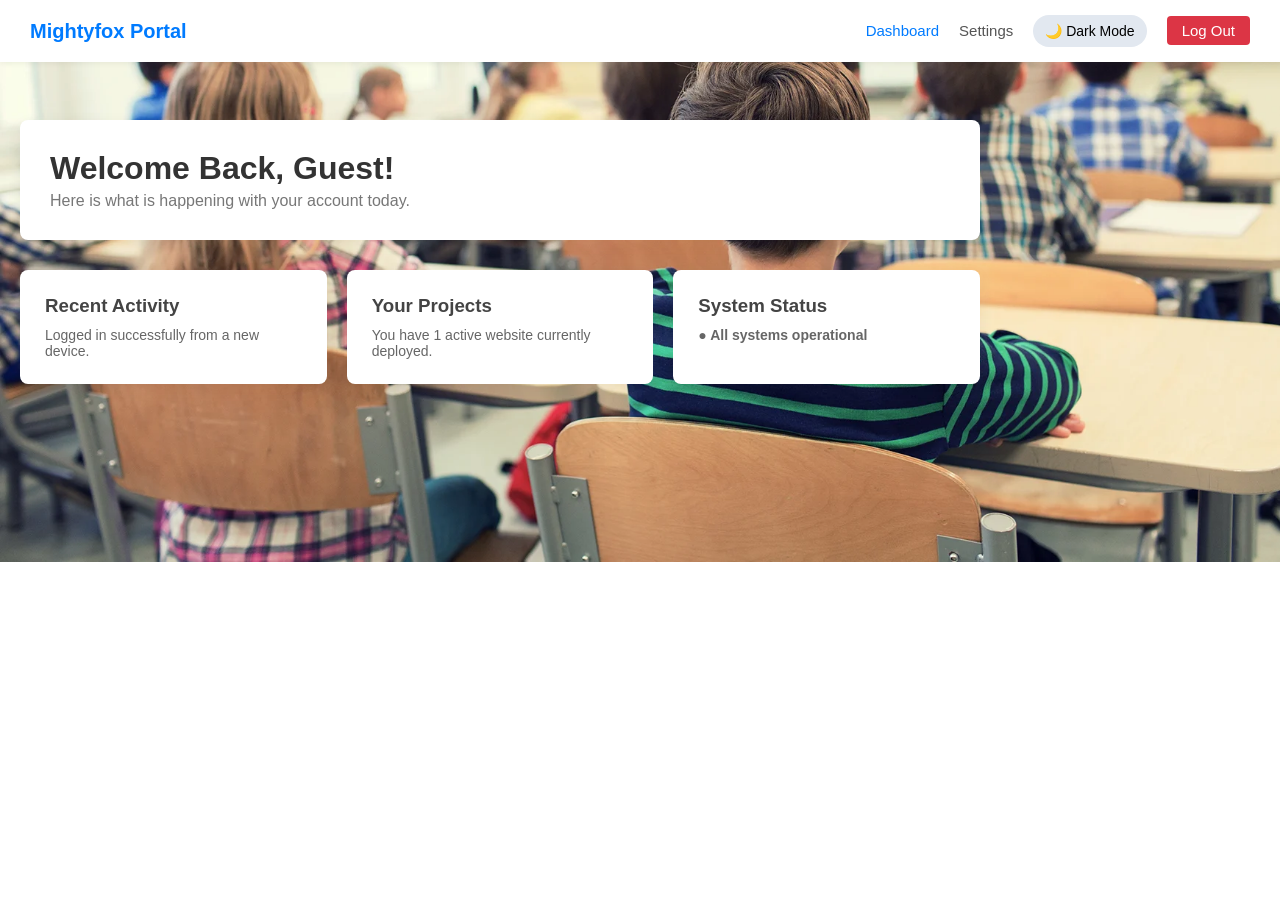
<file: home.html>
<!DOCTYPE html>
<html lang="en">
<head>
    <meta charset="UTF-8">
    <meta name="viewport" content="width=device-width, initial-scale=1.0">
    <link rel="stylesheet" href="style.css">
    <title>Dashboard - Home</title>
</head>
<body>
    <!-- Top Navigation Bar -->
    <nav class="navbar">
        <div class="logo">Mightyfox Portal</div>
        <ul class="nav-links">
            <li><a href="#" class="active">Dashboard</a></li>
            <li><a href="#">Settings</a></li>
            <!-- Dark Mode Toggle Button -->
            <li><button id="theme-toggle" class="toggle-btn">🌙 Dark Mode</button></li>
            <li><a href="index.html" class="logout-btn">Log Out</a></li>
        </ul>
    </nav>

    <!-- Main Content Area -->
    <main class="dashboard-container">
        <header class="welcome-banner">
            <!-- The ID here allows JavaScript to swap "User" with the logged-in name -->
            <h1>Welcome Back, <span id="user-display">User</span>!</h1>
            <p>Here is what is happening with your account today.</p>
        </header>

        <!-- Dynamic Content Grid Cards -->
        <section class="card-grid">
            <div class="card">
                <h3>Recent Activity</h3>
                <p>Logged in successfully from a new device.</p>
            </div>
            <div class="card">
                <h3>Your Projects</h3>
                <p>You have 1 active website currently deployed.</p>
            </div>
            <div class="card">
                <h3>System Status</h3>
                <p class="status-good">● All systems operational</p>
            </div>
        </section>
    </main>

    <!-- Link to our JavaScript logic file -->
    <script src="script.js"></script>
</body>
</html>
</file>
<file: style.css>
* {
    margin: 0;
    padding: 0;
    box-sizing: border-box;
}
body {
    background: url(bg.jpg) no-repeat center;
    background-size: cover;
    font-family: sans-serif;
}
.login-wrapper {
    height: 100vh;
    width: 100vw;
    display: flex;
    justify-content: center;
    align-items: center;
}
.form {
    position: relative;
    width: 100%;
    max-width: 380px;
    padding: 80px 40px 40px;
    background: rgba(0,0,0, 0.7);
    border-radius: 10px;
    color: #fff;
    box-shadow: 0 15px 25px rgba(0,0,0,0.5);
}
.form::before {
    content:'';
    position: absolute;
    top: 0;
    left: 0;
    width: 50%;
    height: 100%;
    background: rgba(255,255,255, 0.08);
    transform: skewX(-26deg);
    transform-origin: bottom left;
    border-radius: 10px;
    pointer-events: none;
}
.form.img {
    position: absolute;
    top: -50px;
    left: (50% -50px);
    width: 100px;
    background: rgba(255,255,255, 0.8);
    border-radius: 50%;
}
.form h2 {
    text-align: center;
    letter-spacing: 1px;
    margin-bottom: 2rem;
    color: #ff652f;
}
.form .input-group {
    position: relative;
}
.form .input-group input {
    width: 100%;
    padding: 10px 0;
    font-size: 1rem;
    letter-spacing: 1px;
    margin-bottom: 30px;
    border: none;
    border-bottom: 1px solid #fff;
    outline: none;
    background-color: transparent;
    color: inherit;
}
.form .input-group label {
    position: absolute;
    top: 0;
    left: 0;
    padding: 10px 0;
    font-size: 1rem;
    pointer-events: none;
    transition: .3s ease-out;
}
.form .input-group input:focus + label,
.form .input-group input:valid + label {
    transform: translateY(-18px);
    color: #ff652f;
    font-size: .8rem;
}
.submit-btn {
    display: block;
    margin-left: auto;
    border: none;
    outline: none;
    background: #ff652f;
    font-size: 1rem;
    text-transform: uppercase;
    letter-spacing: 1px;
    padding: 10px 20px;
    border-radius: 5px;
    cursor: pointer;
}
.forgot-pw {
    color: inherit;
}

#forgot-pw {
    position: absolute;
    display: flex;
    justify-content: center;
    align-items: center;
    top: 0;
    left: 0;
    right: 0;
    height: 0;
    z-index: 1;
    background: #fff;
    opacity: 0;
    transition: 0.6s;
}
#forgot-pw:target {
    background: url(bg.jpg) no-repeat center;
    height: 100%;
    opacity: 1;
}
.close {
    position: absolute;
    right: 1.5rem;
    top: 0.5rem;
    font-size: 2rem;
    font-weight: 900;
    text-decoration: none;
    color: inherit;
}
/* --- Dashboard / Homepage Styles --- */
.navbar {
    display: flex;
    justify-content: space-between;
    align-items: center;
    background: #ffffff;
    padding: 15px 30px;
    box-shadow: 0 2px 5px rgba(0,0,0,0.05);
    position: fixed;
    top: 0;
    left: 0;
    width: 100%;
    z-index: 100;
}

.navbar .logo {
    font-size: 20px;
    font-weight: bold;
    color: #007bff;
}

.nav-links {
    display: flex;
    list-style: none;
    gap: 20px;
    align-items: center;
}

.nav-links a {
    text-decoration: none;
    color: #555;
    font-size: 15px;
    transition: 0.3s;
}

.nav-links a.active, .nav-links a:hover {
    color: #007bff;
}

.nav-links a.logout-btn {
    background: #dc3545;
    color: white;
    padding: 6px 15px;
    border-radius: 4px;
}

.nav-links a.logout-btn:hover {
    background: #bd2130;
}

/* Dashboard Body Layout Adjustments */
.dashboard-container {
    margin-top: 100px; /* Leaves space below the fixed navbar */
    width: 100%;
    max-width: 1000px;
    padding: 20px;
}

.welcome-banner {
    background: #ffffff;
    padding: 30px;
    border-radius: 8px;
    box-shadow: 0 4px 15px rgba(0, 0, 0, 0.05);
    margin-bottom: 30px;
}

.welcome-banner h1 {
    color: #333;
    margin-bottom: 5px;
}

.welcome-banner p {
    color: #777;
}

/* Three-column card grid layout */
.card-grid {
    display: grid;
    grid-template-columns: repeat(auto-fit, minmax(280px, 1fr));
    gap: 20px;
}

.card {
    background: #ffffff;
    padding: 25px;
    border-radius: 8px;
    box-shadow: 0 4px 15px rgba(0, 0, 0, 0.05);
}

.card h3 {
    margin-bottom: 10px;
    color: #444;
}

.card p {
    color: #666;
    font-size: 14px;
}

.status-good {
    color: #28a745;
    font-weight: bold;
}
/* --- New Features: Validation & Dark Mode Styles --- */

/* Error Box Styling */
.error-box {
    display: none;
    background: #f8d7da;
    color: #721c24;
    border: 1px solid #f5c6cb;
    padding: 10px;
    border-radius: 4px;
    margin-bottom: 20px;
    font-size: 14px;
    text-align: left;
}

/* Theme Toggle Button Styling */
.toggle-btn {
    background: #e2e8f0;
    border: none;
    padding: 8px 12px;
    border-radius: 20px;
    cursor: pointer;
    font-size: 14px;
    transition: 0.3s;
    font-weight: 500;
}

.toggle-btn:hover {
    background: #cbd5e1;
}

/* Dark Mode Theme Variables & Overrides */
body.dark-theme {
    background: #121212;
    color: #f5f5f5;
}

body.dark-theme .form,
body.dark-theme .navbar,
body.dark-theme .welcome-banner,
body.dark-theme .card {
    background: #1e1e1e;
    box-shadow: 0 4px 15px rgba(0, 0, 0, 0.5);
}

body.dark-theme h2,
body.dark-theme h1,
body.dark-theme h3,
body.dark-theme .form h2,
body.dark-theme .input-group input {
    color: #ffffff;
}

body.dark-theme .input-group input {
    background: #2d2d2d;
    border-color: #444;
}

body.dark-theme .input-group input:focus ~ label,
body.dark-theme .input-group input:not(:placeholder-shown) ~ label {
    background: #1e1e1e;
    color: #3b82f6;
}

body.dark-theme .toggle-btn {
    background: #333333;
    color: #ffffff;
}

body.dark-theme .toggle-btn:hover {
    background: #444444;
}

body.dark-theme .welcome-banner p,
body.dark-theme .card p {
    color: #aaa;
}
</file>
